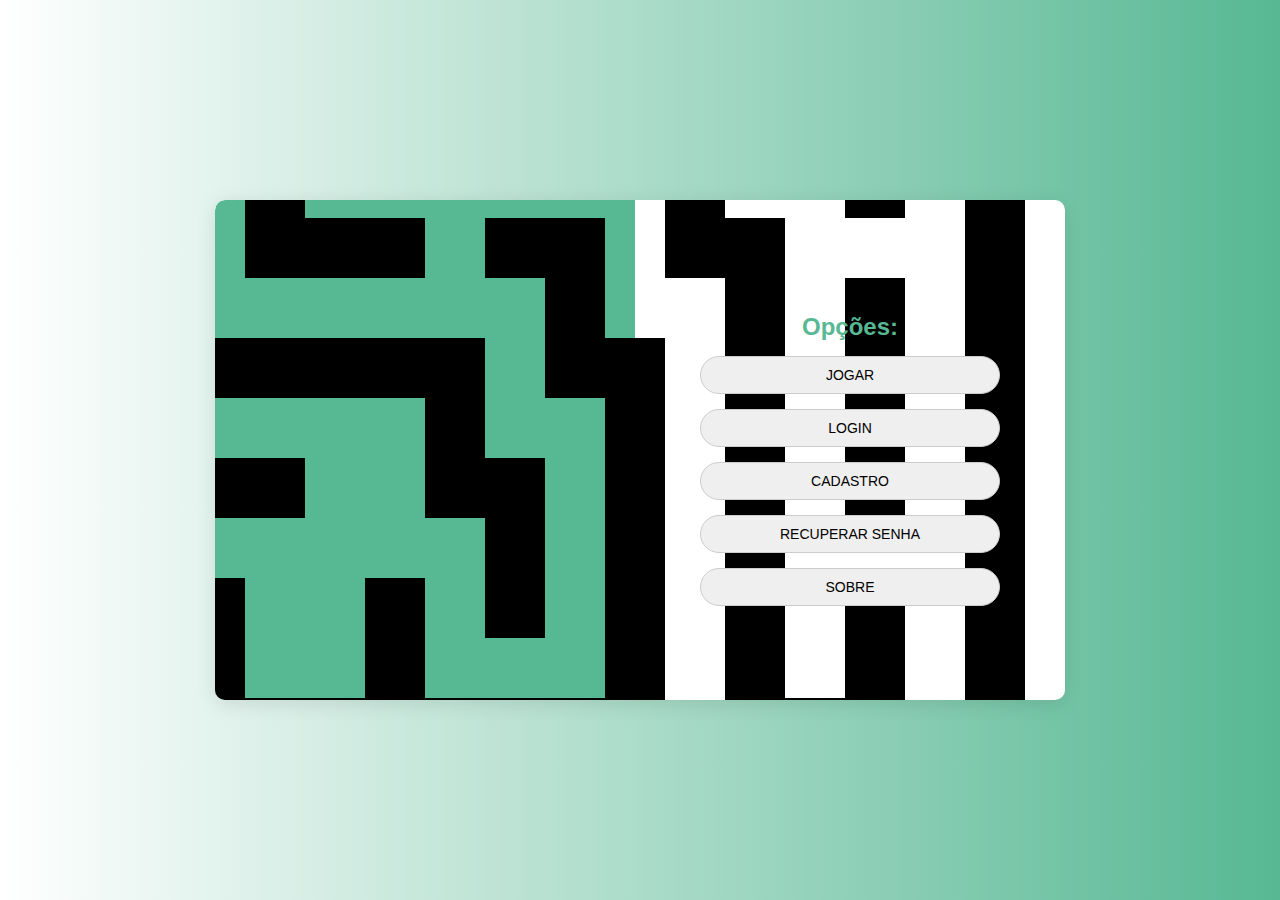
<file: index.html>
<!DOCTYPE html>
<html lang="pt-br">

<head>
    <meta charset="UTF-8" />
    <link rel="shortcut icon" href="imgs/favicon.ico" type="image/x-icon">
    <title>Home - Labirinto</title>
    <link rel="stylesheet" href="style.css"/>

</head>

<body class="tela-inicio">
    <div class="container-inicio">
        <!-- Lado esquerdo -->
        <div class="lado-esquerdo">
            <h2>Meu jogo interativo</h2>
            <h3>Desafio do Labirinto</h3>
            <img class="imagem-esquerdo" src="imgs/logo-labirinto.png" alt="">

            <h3 id="mensagem"></h3>
            <p id="relogio"></p>
        </div>

        <!-- Lado direito -->
        <div class="lado-direito">
            <h2>Opções: </h2>
            <div class="inicio">
                <button class="btn-inicio" onclick="location.href='jogo.html'">JOGAR</button>
                <button class="btn-inicio" onclick="location.href='login.html'">LOGIN</button>
                <button class="btn-inicio" onclick="location.href='cadastro.html'">CADASTRO</button>
                <button class="btn-inicio" onclick="location.href='recuperarSenha.html'">RECUPERAR SENHA</button>
                <button class="btn-inicio" onclick="location.href='sobre.html'">SOBRE</button>
            </div>
        </div>
    </div>
        <script>
        // Já que é um script simples, deixei ele aqui logo. 

        // Mensagem de boas-vindas
        const msg = document.getElementById("mensagem");
        const hora = new Date().getHours();
        if (hora < 12) msg.textContent = "Bom dia! Seja bem vindo ao jogo!";
        else if (hora < 18) msg.textContent = "Boa tarde! Seja bem vindo ao jogo!";
        else msg.textContent = "Boa noite! Seja bem vindo ao jogo!";

        // Relógio
        function atualizaRelogio() {
            const agora = new Date();
            const relogio = document.getElementById("relogio");
            if (relogio) relogio.textContent = "Horário atual: " + agora.toLocaleTimeString();
        }
        setInterval(atualizaRelogio, 1000);
        atualizaRelogio();
    </script>
</body>
<!--ACHO QUE TERMINAMOS!!!-->
</html>
</file>
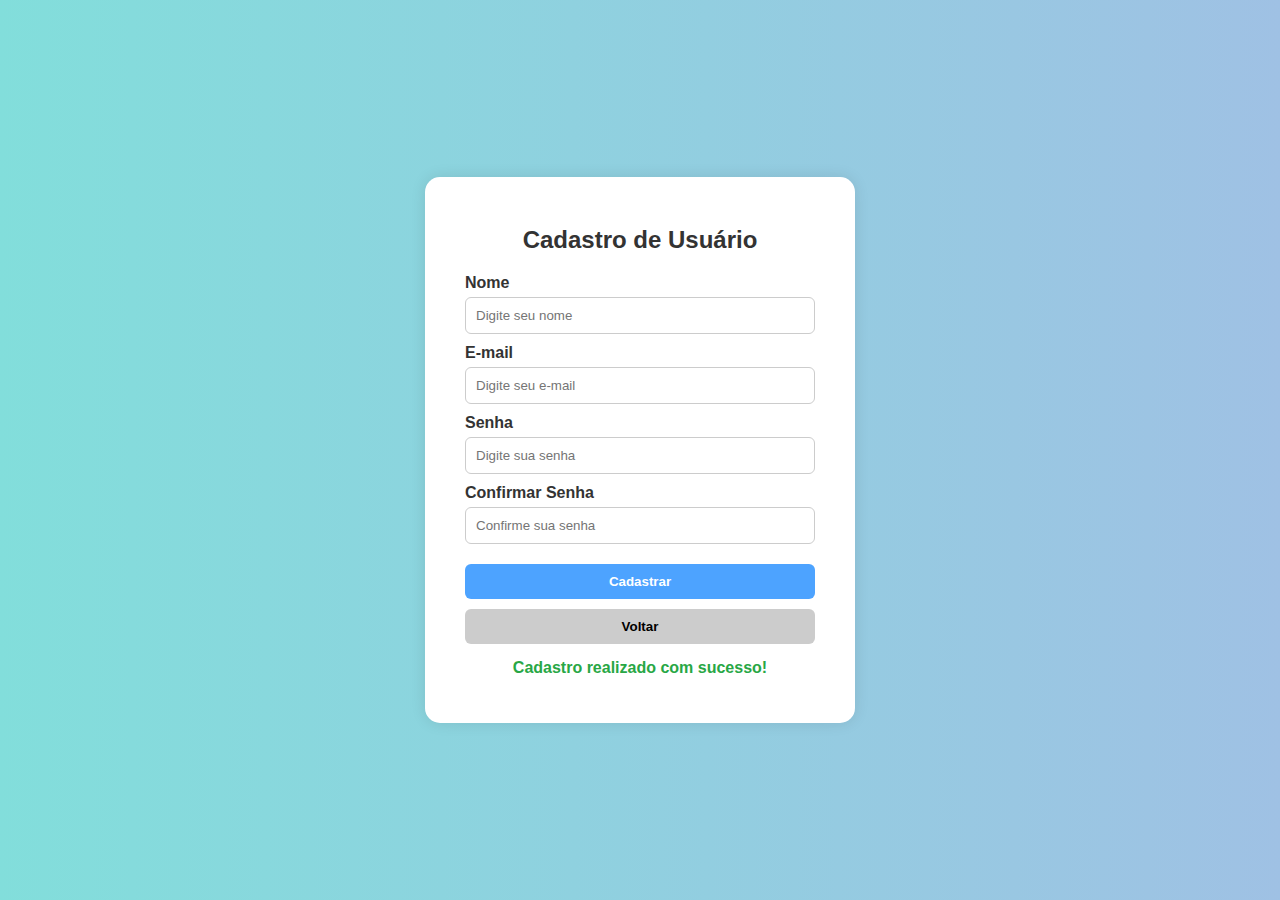
<file: cadastro.html>
<!DOCTYPE html>
<html lang="pt-br">

<head>
    <meta charset="UTF-8">
    <meta name="viewport" content="width=device-width, initial-scale=1.0">
    <title>Cadastro de Usuário</title>
    <script src="senhas.js" defer></script>
    <link rel="stylesheet" href="styleLogin.css">
</head>

<body class="cadastro">
    <div class="container">
        <form class="formulario">
            <h2>Cadastro de Usuário</h2>

            <label for="nome">Nome</label>
            <input type="text" id="nome" placeholder="Digite seu nome">

            <label for="email">E-mail</label>
            <input type="email" id="email" placeholder="Digite seu e-mail">

            <label for="senha">Senha</label>
            <input type="password" id="senha" placeholder="Digite sua senha">

            <label for="confirmar">Confirmar Senha</label>
            <input type="password" id="confirmar" placeholder="Confirme sua senha">

            <button type="submit" class="bnt-azul"><a class="a-branco" >Cadastrar</a></button>
            

            
        </form>
        <button type="button" class="bnt-cinza"><a class="a-preto" href="index.html">Voltar</a></button>
        <p class="mensagem-sucesso">Cadastro realizado com sucesso!</p>
    </div>
</body>

</html>
</file>
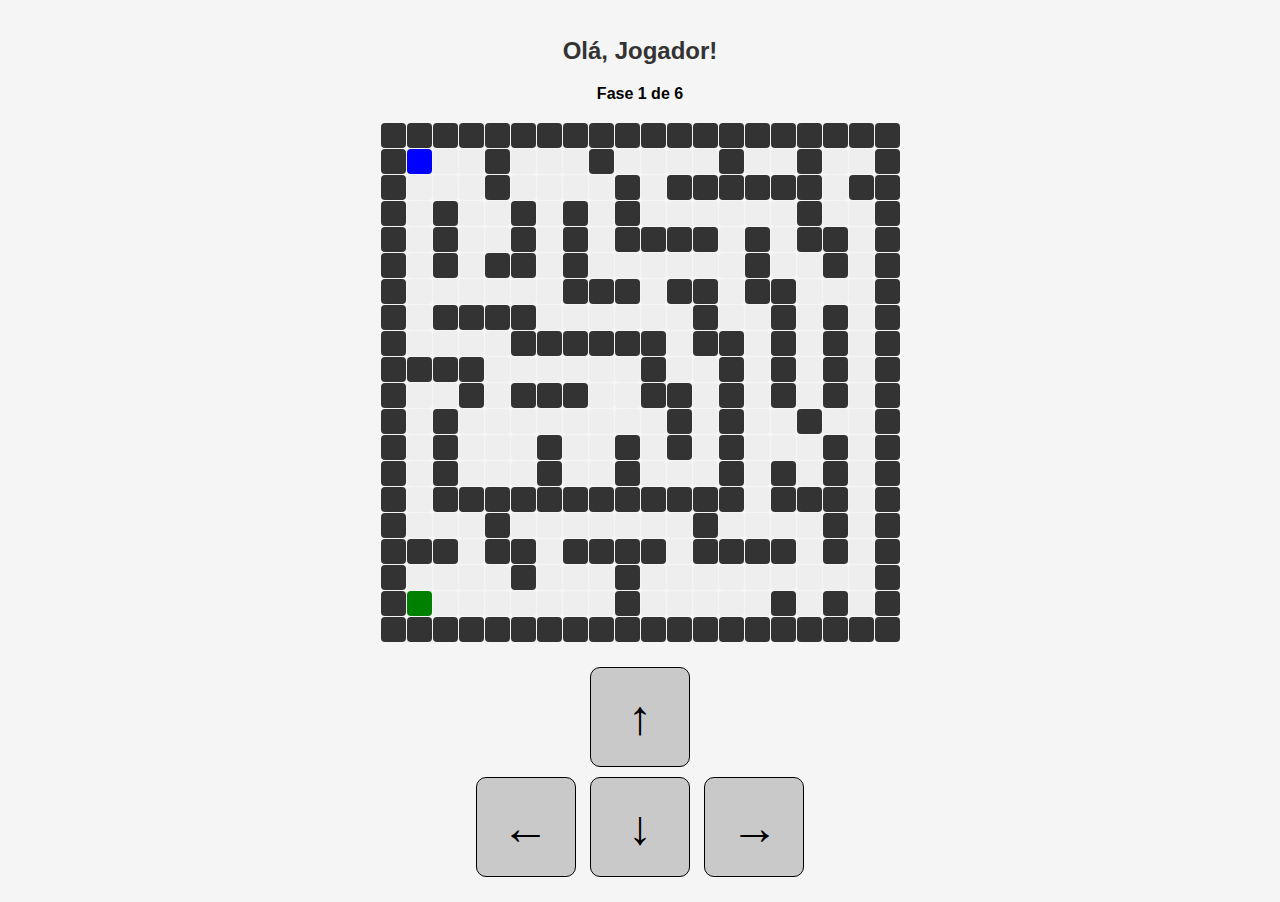
<file: jogo.html>
<DOCUMENT filename="jogo.html">
    <!DOCTYPE html>
    <html lang="pt-br">

    <head>
        <meta charset="UTF-8">
        <link rel="shortcut icon" href="imgs/favicon.ico" type="image/x-icon">
        <title>Jogo - Labirinto</title>
        <link rel="stylesheet" href="style.css" />
        <script src="jogo.js" defer></script>


    </head>

    <body class="body-jogo">
        <!-- Tela do Jogo -->
        <div id="telaJogo" class="tela">
            <h2 id="exibeNome"></h2>
            <p id="exibeFase"></p>
            <div id="labirinto"></div>
            <div name="setas" class="mainsetas">
                <button class="setas" id="cima">&#8593;</button><br />
                <button class="setas" id="direita">&#8592;</button>
                <button class="setas" id="baixo">&#8595;</button>
                <button class="setas" id="esquerda">&#8594;</button>
            </div>
        </div>

        <!-- Tela Final -->
        <div id="telaFinal" class="tela">
            <h1>Parabéns!</h1>
            <p>Você completou todas as fases 🎉</p>
            <button type="button" class="bnt-azul" onclick="location.reload()">Jogar Novamente</button>
            <button type="button" class="bnt-cinza" onclick="window.location.href='index.html'">Voltar</button>
        </div>
        
    </body>
    <!--ACHO QUE TERMINAMOS!!!-->

    </html>
</file>
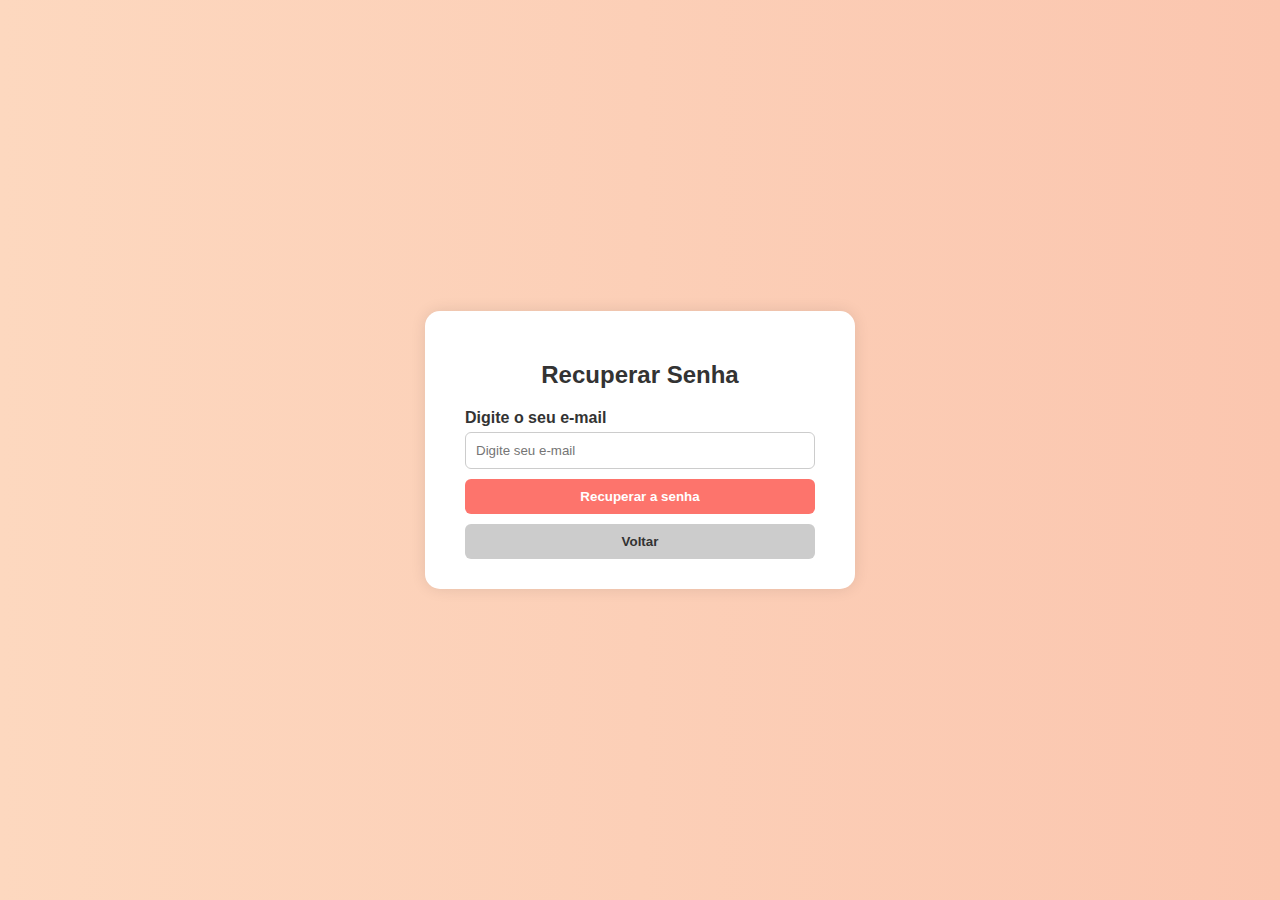
<file: recuperarSenha.html>
<!DOCTYPE html>
<html lang="pt-br">

<head>
    <meta charset="UTF-8">
    <meta name="viewport" content="width=device-width, initial-scale=1.0">
    <title>Recuperar Senha</title>
    <link rel="stylesheet" href="styleLogin.css">
    <script src="recsenha.js" defer></script>
</head>

<body class="recuperarSenha">
    <div class="container">
        <form>
            <h2>Recuperar Senha</h2>

            <label for="email">Digite o seu e-mail</label>
            <input type="email" id="email" placeholder="Digite seu e-mail">
            <p id="yorn"></p>
            <button type="submit" class="bnt-vermelho"><a class="a-branco" href="">Recuperar a senha</a></button>

        </form>
        <button type="button" class="bnt-cinza a-preto" onclick="window.location.href='index.html'">Voltar</button>
        <p id="senharesultado"></p>
    </div>
</body>

</html>
</file>
<file: style.css>
/*EXCLUSIVO DO INDEX*/
.tela-inicio {
    background: linear-gradient(to right, white, #57b894);
    display: flex;
    align-items: center;
    justify-content: center;
    height: 100vh;
}

.container-inicio {
    display: flex;
    width: 850px;
    height: 500px;
    background: white;
    border-radius: 10px;
    overflow: hidden;
    box-shadow: 0 4px 20px rgba(0, 0, 0, 0.1);
}

.lado-esquerdo {
    background-color: #57b894;
    color: white;
    width: 40%;
    display: flex;
    flex-direction: column;
    align-items: center;
    justify-content: center;
    text-align: center;
    padding: 40px;
    border-top-left-radius: 10px;
    border-bottom-left-radius: 10px;
}

.lado-esquerdo h2 {
    font-size: 28px;
    margin-bottom: 10px;
}

.lado-direito {
    width: 60%;
    display: flex;
    flex-direction: column;
    align-items: center;
    justify-content: center;
    padding: 40px;
}

.lado-direito h2 {
    color: #57b894;
    margin-bottom: 15px;
}

.inicio {
    display: flex;
    flex-direction: column;
    gap: 15px;
    width: 100%;
    max-width: 300px;
}

.btn-inicio {
    border: 1px solid #ccc;
    border-radius: 30px;
    padding: 10px 20px;
    outline: none;
    font-size: 14px;
    cursor: pointer;
    transition: 0.3s;
}

.btn-inicio:hover {
    background: #57b894;
    color: white;
    border: 1px solid #ccc;
    border-radius: 30px;
    padding: 10px 40px;
    background: #459a7c;
}

/* GERAL */
body {
    font-family: Arial, sans-serif;
    display: flex;
    justify-content: center;
    align-items: center;
    height: 100vh;
    margin: 0;
}

.cadastro {
    background: linear-gradient(to right, #82DEDB, #9FC1E4);
}

.login {
    background: linear-gradient(to right, #EEE6B6, #DFF0D9);
}

.recuperarSenha {
    background: linear-gradient(to right, #FDD8BF, #FBC6AF);
}

.desenvolvedores {
    background: linear-gradient(to right, #CBB7DA, #9FC1E4);
}

/* Área de cadastro/login */
.container {
    background-color: #fff;
    padding: 30px 40px;
    border-radius: 15px;
    box-shadow: 0px 0px 15px rgba(0, 0, 0, 0.1);
    width: 350px;
    text-align: center;
}

/* Título */
h2 {
    color: #333;
    margin-bottom: 20px;
}

/* Labels e inputs */
label {
    display: block;
    text-align: left;
    font-weight: bold;
    margin-top: 10px;
    color: #333;
}

input {
    width: 100%;
    padding: 10px;
    margin-top: 5px;
    border: 1px solid #ccc;
    border-radius: 6px;
    box-sizing: border-box;
}

/* Botões */
a {
    text-decoration: none;
}

.a-branco {
    color: white;
}

.a-preto {
    color: black;
}

.bnt-azul {
    background-color: #4da3ff;
    color: white;
    border: none;
    padding: 10px;
    border-radius: 6px;
    width: 100%;
    margin-top: 20px;
    cursor: pointer;
    font-weight: bold;
}

.bnt-azul:hover {
    background-color: #3b8be0;
}

.bnt-cinza {
    background-color: #ccc;
    color: #333;
    border: none;
    padding: 10px;
    border-radius: 6px;
    width: 100%;
    margin-top: 10px;
    cursor: pointer;
    font-weight: bold;
}

.bnt-cinza:hover {
    background-color: #bbb;
}

.bnt-vermelho {
    background-color: #FD746C;
    color: #333;
    border: none;
    padding: 10px;
    border-radius: 6px;
    width: 100%;
    margin-top: 10px;
    cursor: pointer;
    font-weight: bold;
}

.bnt-vermelho:hover {
    background-color: #f0807a;
}

/* Mensagem de sucesso */
.mensagem-sucesso {
    color: #28a745;
    font-weight: bold;
    margin-top: 15px;
}

/*EXCLUSIVO DO JOGO*/
.body-jogo {
    font-family: Arial, sans-serif;
    text-align: center;
    background: #f5f5f5;
    margin: 0;
    padding: 0;
}

.tela {
    display: none;
    padding: 20px;
}

.tela.ativa {
    display: block;
}

#labirinto {
    display: grid;
    justify-content: center;
    margin: 20px auto;
    gap: 1px;
}

#exibeFase {
    font-weight: bold;
}

.celula {
    width: 25px;
    height: 25px;
    border-radius: 4px;
}

.parede {
    background: #333;
}

.livre {
    background: #eee;
}

.jogador {
    background: blue;
}

.saida {
    background: green;
}

/* EXCLUSIVO DO SOBRE */

.blocos {
    text-align: center;
    padding: 40px;
}

/* Área dos alunos */
.alunos {
    display: grid;
    grid-template-columns: repeat(2, 250px);
    justify-content: center;
    gap: 25px;
    margin-bottom: 30px;
}

/* Aluno individual */
.aluno {
    background: white;
    border-radius: 15px;
    box-shadow: 0 2px 8px rgba(0, 0, 0, 0.1);
    padding: 20px;
    width: 220px;
    transition: transform 0.2s ease;
}

.aluno:hover {
    transform: scale(1.05);
}

.aluno img {
    width: 80px;
    height: 80px;
    border-radius: 50%;
    margin-bottom: 10px;
}

.aluno h3 {
    margin: 10px 0 5px;
    color: #222;
}

.aluno p {
    color: #555;
    font-size: 14px;
}

/* Sobre o jogo */
.sobre {
    background: white;
    border-radius: 15px;
    padding: 20px;
    box-shadow: 0 2px 8px rgba(0, 0, 0, 0.1);
    width: calc(2 * 230px + 25px);
    margin: 0 auto 30px auto;
}

.sobre h2 {
    margin-bottom: 15px;
    color: #222;
}

.sobre p {
    margin: 5px 0;
    color: #333;
}

.setas {
    background-color: rgb(201, 201, 201);
    border: 1px solid #000000;
    color: black;
    width: 100px;
    height: 100px;
    padding: 10px;
    border-radius: 10px;
    font-size: 48px;
    margin: 5px;
}

.mainsetas {
    /*coloque coisas aqui se precisar*/
    margin-top: 20px;
}
</file>
<file: styleLogin.css>
/* Fundo */
body {
    font-family: Arial, sans-serif;
    display: flex;
    justify-content: center;
    align-items: center;
    height: 100vh;
    margin: 0;
}

.cadastro {
    background: linear-gradient(to right, #82DEDB, #9FC1E4);
}

.login {
    background: linear-gradient(to right, #EEE6B6, #DFF0D9);
}
.recuperarSenha{
    background: linear-gradient(to right, #FDD8BF, #FBC6AF);
}
.desenvolvedores {
    background: linear-gradient(to right, #CBB7DA, #9FC1E4);
}

/* Área de cadastro/login */
.container {
    background-color: #fff;
    padding: 30px 40px;
    border-radius: 15px;
    box-shadow: 0px 0px 15px rgba(0, 0, 0, 0.1);
    width: 350px;
    text-align: center;
}

/* Título */
h2 {
    color: #333;
    margin-bottom: 20px;
}

/* Labels e inputs */
label {
    display: block;
    text-align: left;
    font-weight: bold;
    margin-top: 10px;
    color: #333;
}

input {
    width: 100%;
    padding: 10px;
    margin-top: 5px;
    border: 1px solid #ccc;
    border-radius: 6px;
    box-sizing: border-box;
}

/* Botões */
a {
    text-decoration: none;
}

.a-branco {
    color: white;
}

.a-preto {
    color: black;
}

.bnt-azul {
    background-color: #4da3ff;
    color: white;
    border: none;
    padding: 10px;
    border-radius: 6px;
    width: 100%;
    margin-top: 20px;
    cursor: pointer;
    font-weight: bold;
}

.bnt-azul:hover {
    background-color: #3b8be0;
}

.bnt-cinza {
    background-color: #ccc;
    color: #333;
    border: none;
    padding: 10px;
    border-radius: 6px;
    width: 100%;
    margin-top: 10px;
    cursor: pointer;
    font-weight: bold;
}

.bnt-cinza:hover {
    background-color: #bbb;
}

.bnt-vermelho {
    background-color: #FD746C;
    color: #333;
    border: none;
    padding: 10px;
    border-radius: 6px;
    width: 100%;
    margin-top: 10px;
    cursor: pointer;
    font-weight: bold;
}

.bnt-vermelho:hover {
    background-color: #f0807a;
}

/* Mensagem de sucesso */
.mensagem-sucesso {
    color: #28a745;
    font-weight: bold;
    margin-top: 15px;
}
</file>
